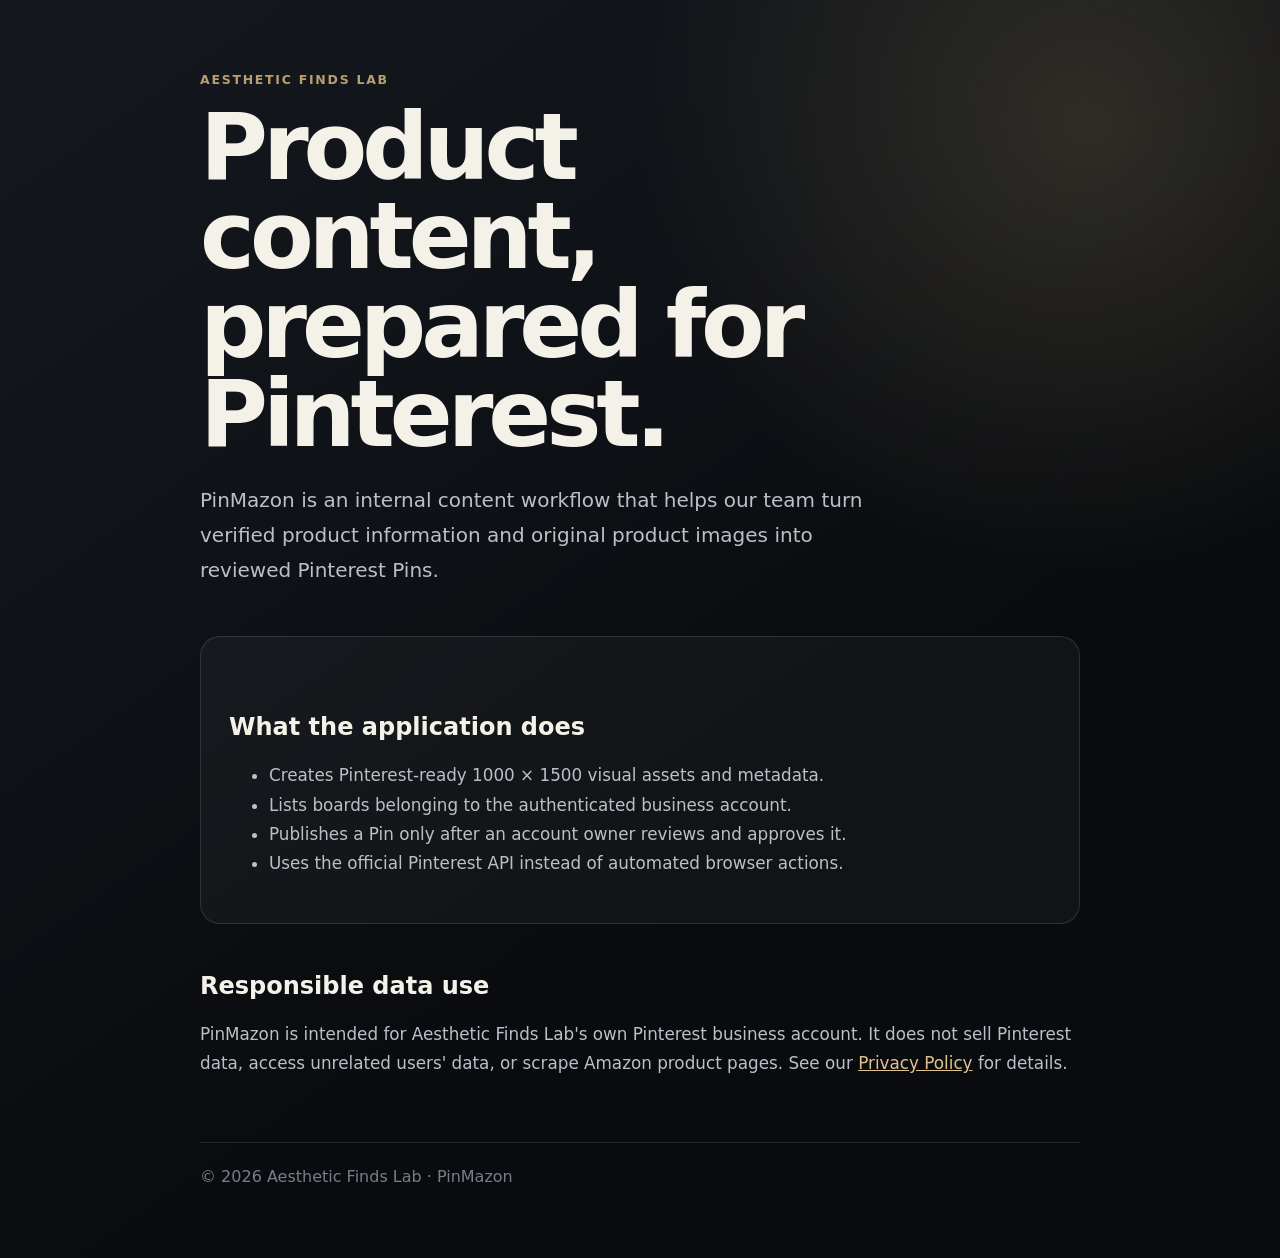
<file: docs/index.html>
<!doctype html>
<html lang="en">
<head>
  <meta charset="utf-8">
  <meta name="viewport" content="width=device-width, initial-scale=1">
  <meta name="description" content="PinMazon is an internal Pinterest content workflow for Aesthetic Finds Lab.">
  <title>PinMazon — Aesthetic Finds Lab</title>
  <link rel="stylesheet" href="styles.css">
</head>
<body>
  <main>
    <div class="eyebrow">Aesthetic Finds Lab</div>
    <h1>Product content, prepared for Pinterest.</h1>
    <p class="lead">
      PinMazon is an internal content workflow that helps our team turn verified
      product information and original product images into reviewed Pinterest Pins.
    </p>

    <section class="card">
      <h2>What the application does</h2>
      <ul>
        <li>Creates Pinterest-ready 1000 × 1500 visual assets and metadata.</li>
        <li>Lists boards belonging to the authenticated business account.</li>
        <li>Publishes a Pin only after an account owner reviews and approves it.</li>
        <li>Uses the official Pinterest API instead of automated browser actions.</li>
      </ul>
    </section>

    <h2>Responsible data use</h2>
    <p>
      PinMazon is intended for Aesthetic Finds Lab's own Pinterest business account.
      It does not sell Pinterest data, access unrelated users' data, or scrape Amazon
      product pages. See our <a href="privacy.html">Privacy Policy</a> for details.
    </p>

    <footer>© 2026 Aesthetic Finds Lab · PinMazon</footer>
  </main>
</body>
</html>
</file>
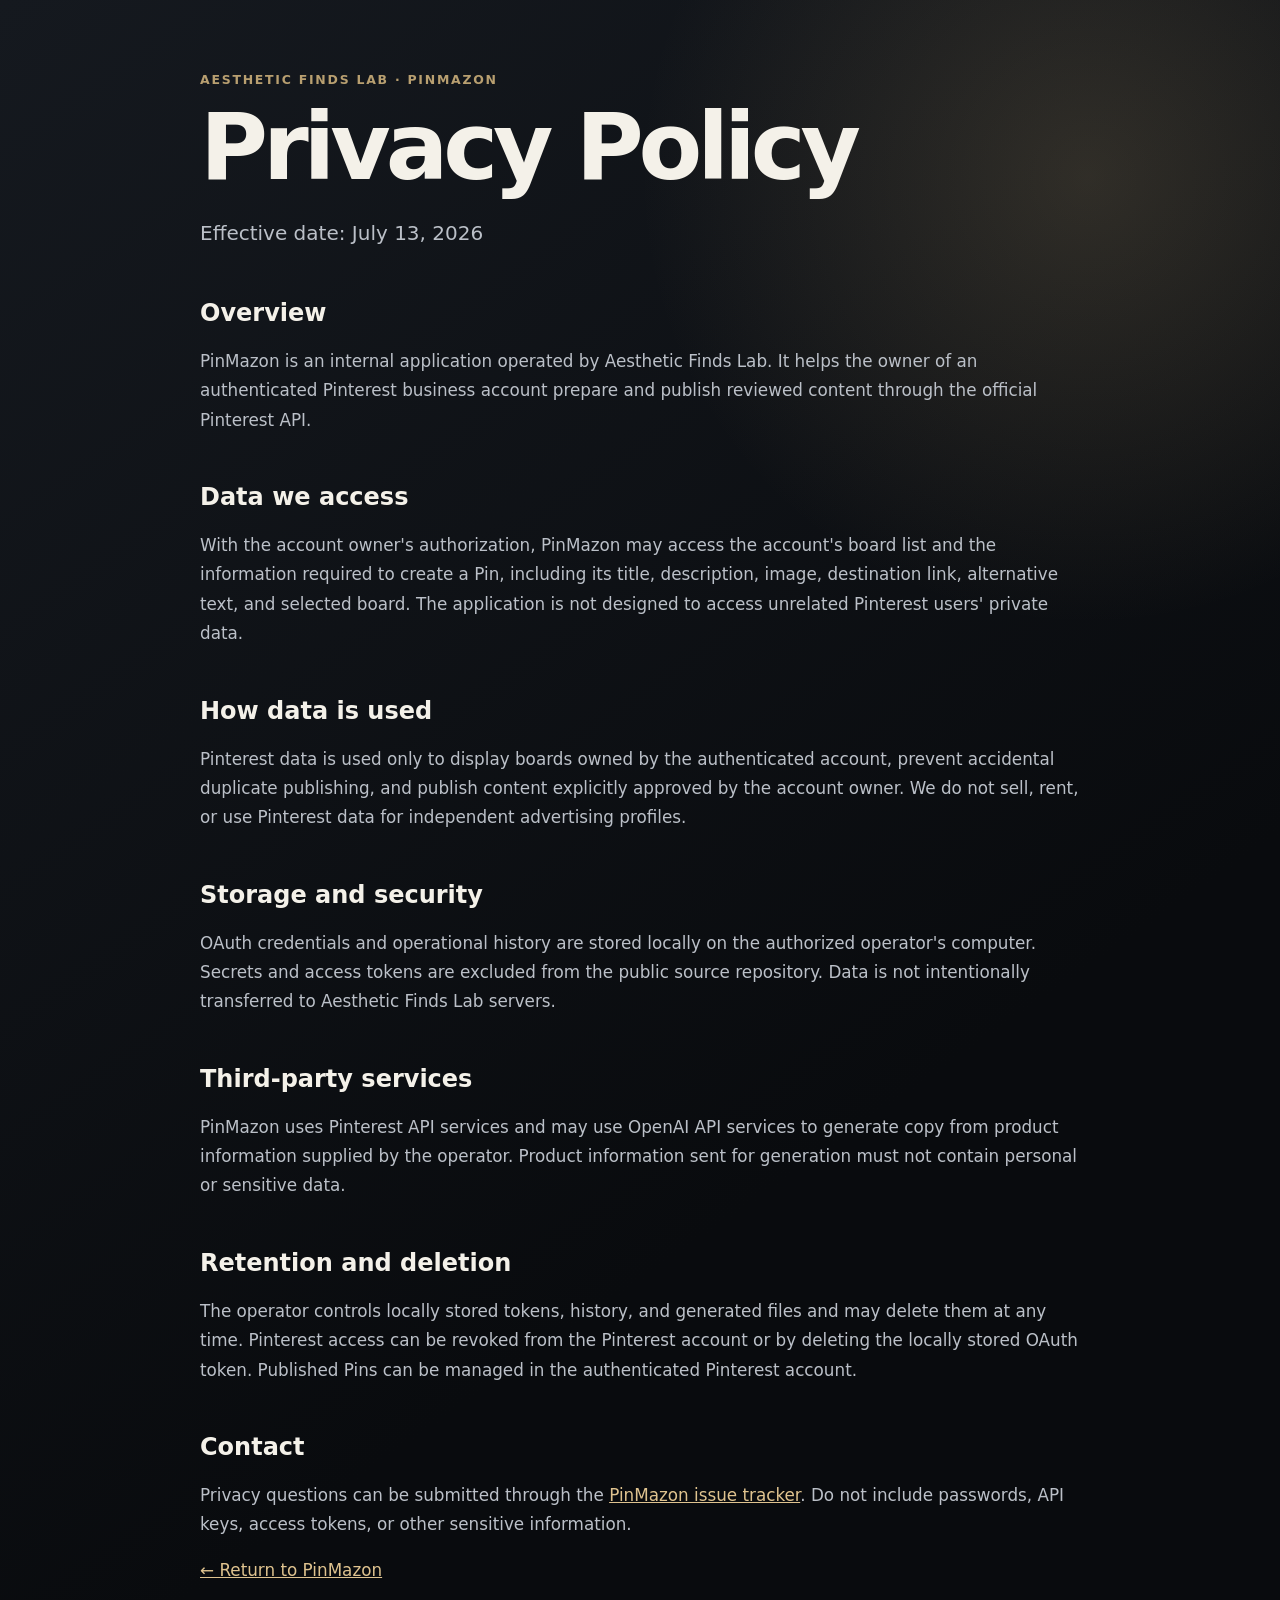
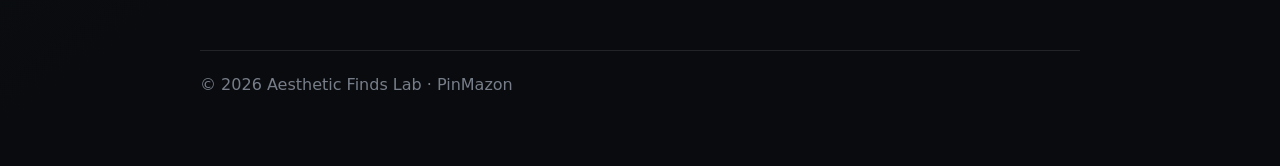
<file: docs/privacy.html>
<!doctype html>
<html lang="en">
<head>
  <meta charset="utf-8">
  <meta name="viewport" content="width=device-width, initial-scale=1">
  <meta name="description" content="Privacy Policy for the PinMazon Pinterest integration.">
  <title>Privacy Policy — PinMazon</title>
  <link rel="stylesheet" href="styles.css">
</head>
<body>
  <main>
    <div class="eyebrow">Aesthetic Finds Lab · PinMazon</div>
    <h1>Privacy Policy</h1>
    <p class="lead">Effective date: July 13, 2026</p>

    <h2>Overview</h2>
    <p>
      PinMazon is an internal application operated by Aesthetic Finds Lab. It helps
      the owner of an authenticated Pinterest business account prepare and publish
      reviewed content through the official Pinterest API.
    </p>

    <h2>Data we access</h2>
    <p>
      With the account owner's authorization, PinMazon may access the account's board
      list and the information required to create a Pin, including its title,
      description, image, destination link, alternative text, and selected board.
      The application is not designed to access unrelated Pinterest users' private data.
    </p>

    <h2>How data is used</h2>
    <p>
      Pinterest data is used only to display boards owned by the authenticated account,
      prevent accidental duplicate publishing, and publish content explicitly approved
      by the account owner. We do not sell, rent, or use Pinterest data for independent
      advertising profiles.
    </p>

    <h2>Storage and security</h2>
    <p>
      OAuth credentials and operational history are stored locally on the authorized
      operator's computer. Secrets and access tokens are excluded from the public source
      repository. Data is not intentionally transferred to Aesthetic Finds Lab servers.
    </p>

    <h2>Third-party services</h2>
    <p>
      PinMazon uses Pinterest API services and may use OpenAI API services to generate
      copy from product information supplied by the operator. Product information sent
      for generation must not contain personal or sensitive data.
    </p>

    <h2>Retention and deletion</h2>
    <p>
      The operator controls locally stored tokens, history, and generated files and may
      delete them at any time. Pinterest access can be revoked from the Pinterest account
      or by deleting the locally stored OAuth token. Published Pins can be managed in the
      authenticated Pinterest account.
    </p>

    <h2>Contact</h2>
    <p>
      Privacy questions can be submitted through the
      <a href="https://github.com/Maks191/PinMazon/issues">PinMazon issue tracker</a>.
      Do not include passwords, API keys, access tokens, or other sensitive information.
    </p>

    <p><a href="index.html">← Return to PinMazon</a></p>
    <footer>© 2026 Aesthetic Finds Lab · PinMazon</footer>
  </main>
</body>
</html>
</file>
<file: docs/styles.css>
:root {
  color-scheme: dark;
  font-family: Inter, ui-sans-serif, system-ui, -apple-system, BlinkMacSystemFont, "Segoe UI", sans-serif;
  background: #0b0d10;
  color: #f4f1e9;
}

* { box-sizing: border-box; }

body {
  margin: 0;
  min-height: 100vh;
  background:
    radial-gradient(circle at 85% 10%, rgba(184, 159, 112, .20), transparent 28rem),
    linear-gradient(145deg, #15191f 0%, #090b0e 65%);
}

main {
  width: min(880px, calc(100% - 40px));
  margin: 0 auto;
  padding: 72px 0;
}

.eyebrow {
  color: #b89f70;
  font-size: .78rem;
  font-weight: 700;
  letter-spacing: .14em;
  text-transform: uppercase;
}

h1 {
  max-width: 760px;
  margin: 16px 0 24px;
  font-size: clamp(2.6rem, 8vw, 5.8rem);
  line-height: .96;
  letter-spacing: -.055em;
}

h2 { margin-top: 48px; }

p, li {
  color: #bbc0c8;
  font-size: 1.05rem;
  line-height: 1.75;
}

.lead { max-width: 700px; font-size: 1.25rem; }

.card {
  margin-top: 48px;
  padding: 28px;
  border: 1px solid rgba(255, 255, 255, .12);
  border-radius: 20px;
  background: rgba(255, 255, 255, .035);
}

a { color: #dfc38f; }

footer {
  margin-top: 64px;
  padding-top: 24px;
  border-top: 1px solid rgba(255, 255, 255, .1);
  color: #777e89;
}
</file>
